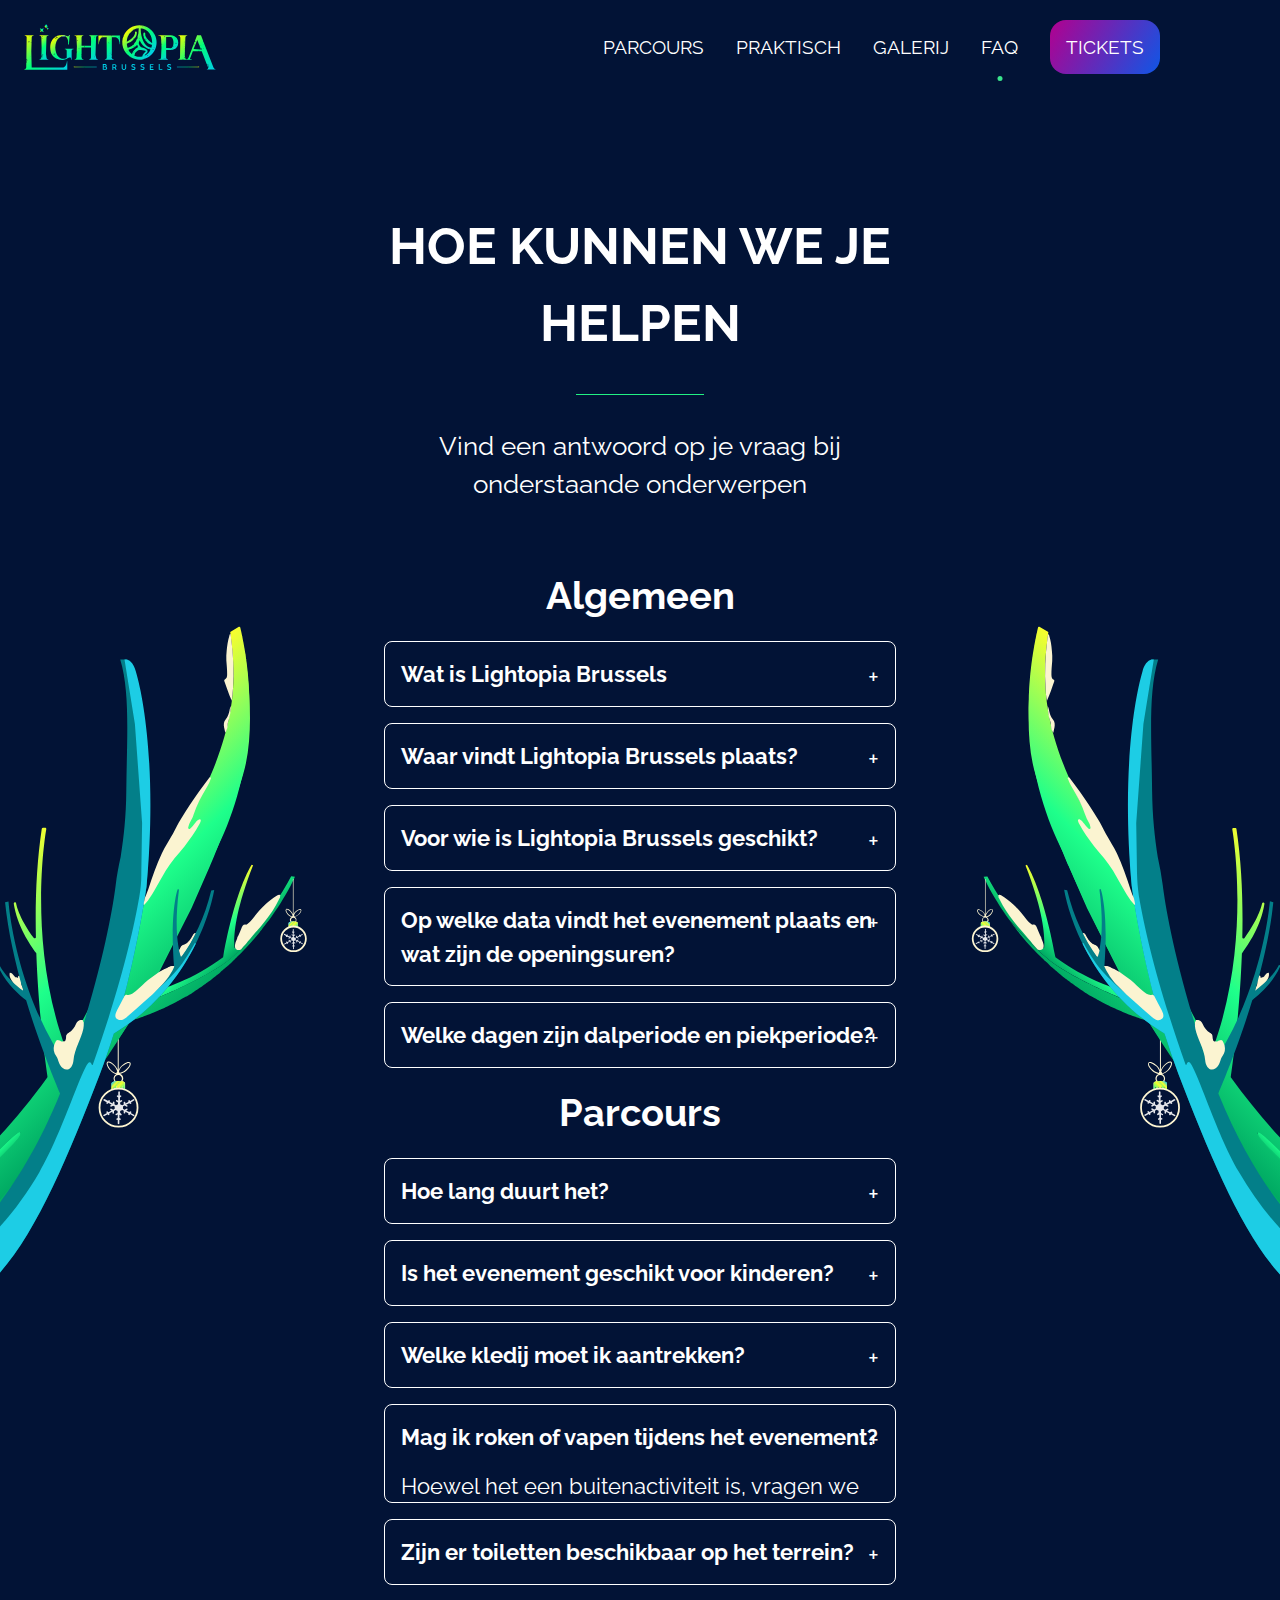
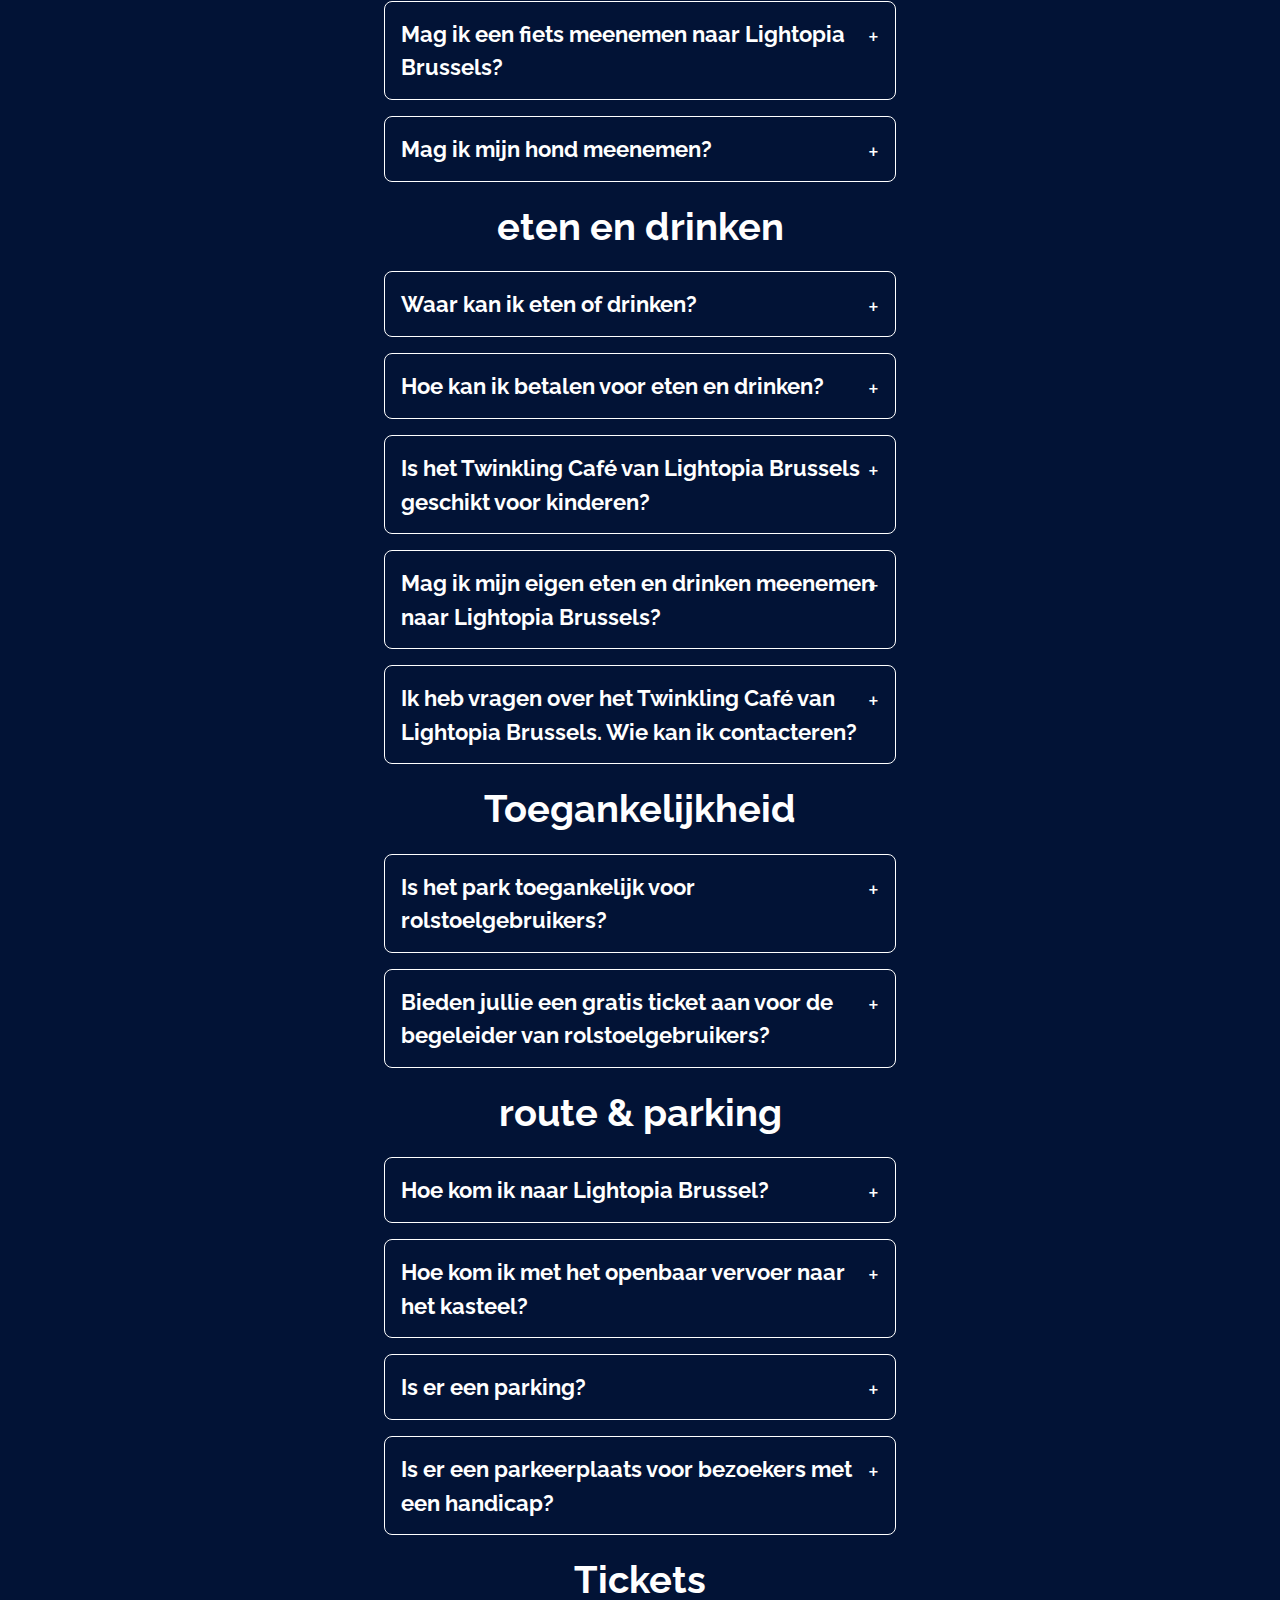
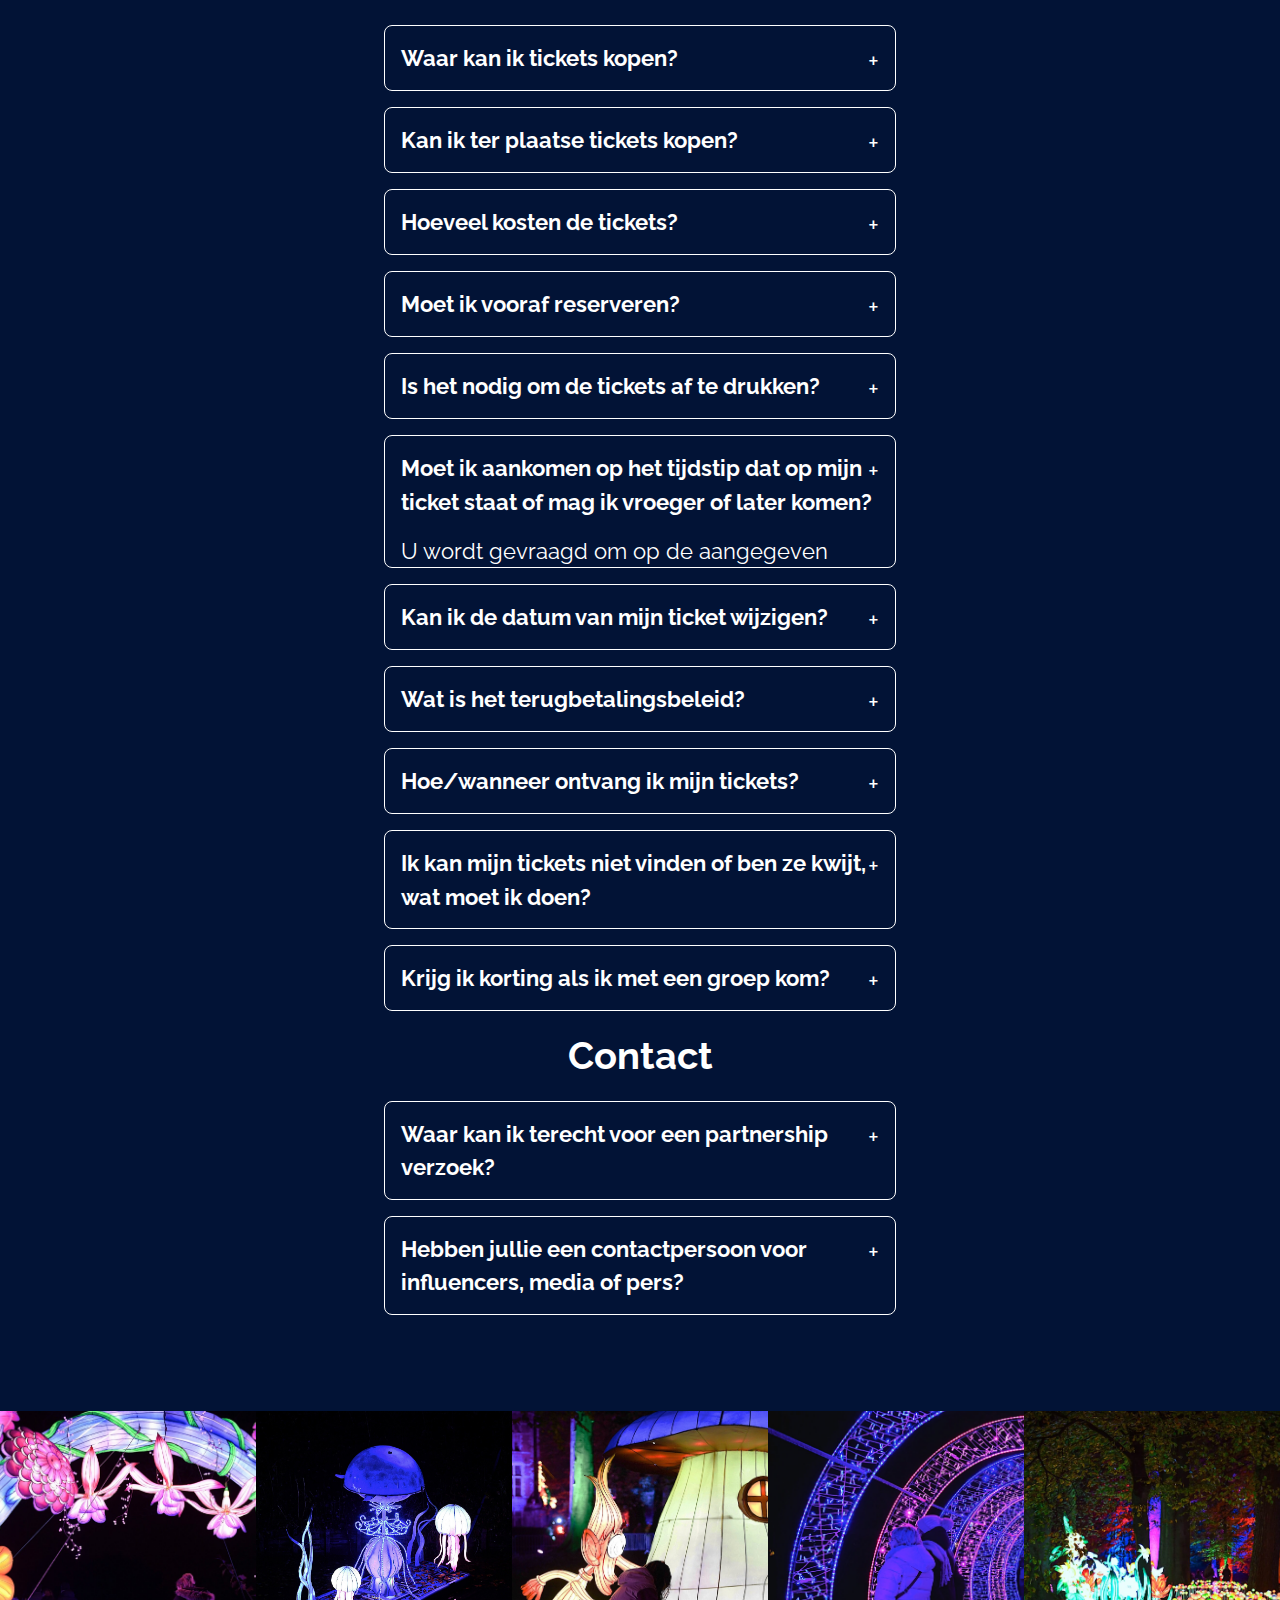
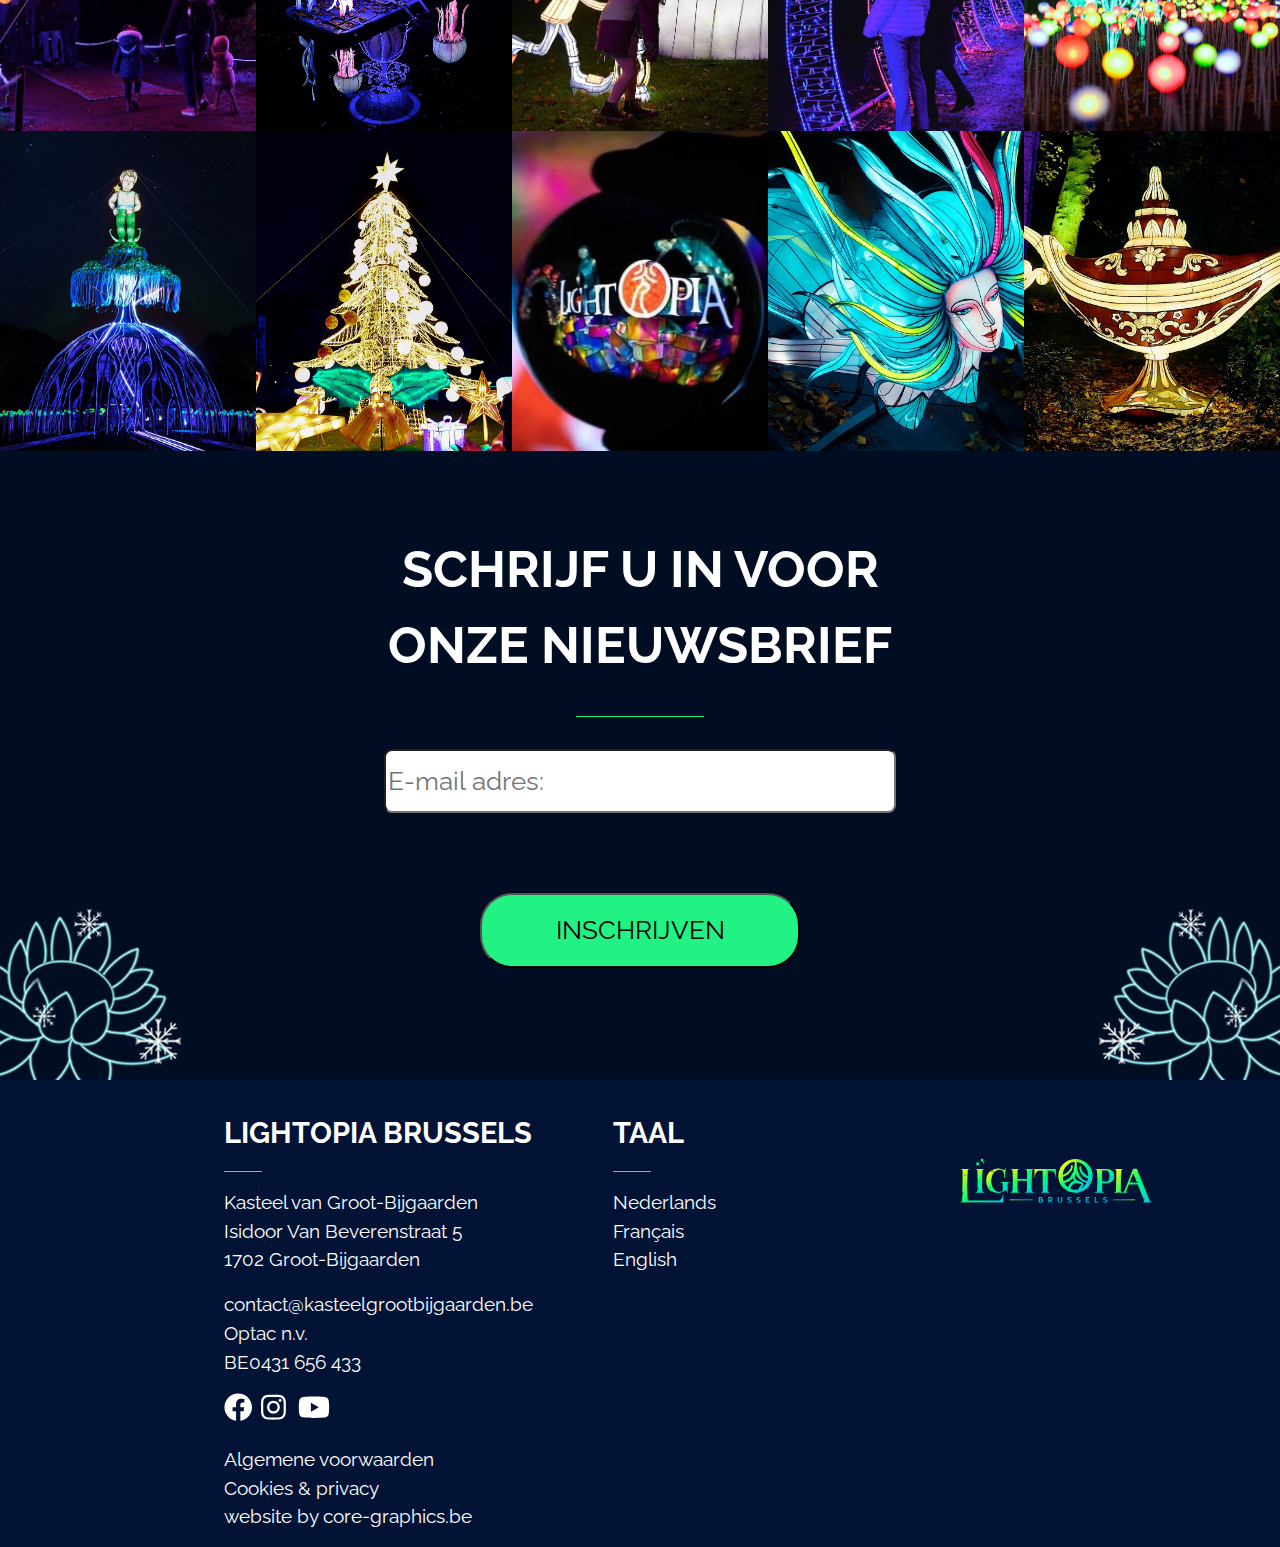
<file: public/faq.html>
<!DOCTYPE html>
<html lang="en">
<head>
  <meta charset="UTF-8">
  <meta name="viewport" content="width=device-width,initial-scale=1.0">
  <title>faq | Lightopia</title>
  <link rel="icon" type="image/x-icon" href="static/img/favicon.png" />

  <link rel="stylesheet" href="static/css/reset.css" />
  <link rel="stylesheet" href="static/css/main.css" />

  <link rel="preconnect" href="https://fonts.googleapis.com">
<link rel="preconnect" href="https://fonts.gstatic.com" crossorigin>
<link href="https://fonts.googleapis.com/css2?family=Raleway:wght@500;600;700;800&display=swap" rel="stylesheet">
</head>
<body>
  <header>
    <nav>
      <a href="index.html"><img src="static/img/logo.svg" /></a>
      <ul id="nav">
        <li id="home"><a href="index.html">HOME</a></li>
        <li><a href="parcours.html">PARCOURS</a></li>
        <li><a href="praktisch.html">PRAKTISCH</a></li>
        <li><a href="galerij.html">GALERIJ</a></li>
        <li><a class="active p_relative" href="faq.html">FAQ</a></li>
        <li><a class="tickets" href="#"><span>TICKETS</span></a></li>
        <li id="menu-toggle" onclick="nav_toggle()">
          <span class="topBottom-line"></span>
          <span class="middle-line"></span>
          <span class="topBottom-line"></span>
        </li>
        <li id="languages">
          <a href="#">NL</a> <span class="green">|</span> <a href="#">FR</a> <span class="green">|</span> <a href="#">EN</a>
        </li>
      </ul>
    </nav>
  </header>
  <main>
    <div id="nav_overlay_bg"></div>
    <section class="container center margin_auto top_padding">
      <h1>HOE KUNNEN WE JE HELPEN</h1>
      <div class="container_mini center margin_auto">
        <p class="green_line margin"></p>
      </div>
      <p>Vind een antwoord op je vraag bij onderstaande onderwerpen</p>
      
    </section>
    <div class="background_assets">
      <img class="background_img_left" src="static/img/background-05-l.svg" />
      <img
        class="background_img_right"
        src="static/img/background-05-r.svg"
      />
    </div>
    <section id="faq" class="container center margin_auto padding">
    </section>
    <section id="images">
      <div id="between_overlay"></div>
      <div id="image_overlay"></div>
    </section>
    <section class="dark_bg p_relative">
      <div class="container center margin_auto">
        <h1>SCHRIJF U IN VOOR ONZE NIEUWSBRIEF</h1>
        <div class="container_mini center margin_auto">
          <p class="green_line margin"></p>
        </div>
        <form action="container center margin_auto">
          <label for="input_email"></label>
          <input
            type="email"
            id="input_email"
            name="input_email"
            placeholder="E-mail adres:"
            required
          />
        </form>
        <button class="green_button">INSCHRIJVEN</button>
      </div>
      <img class="left" src="static/img/background-04-l.png" />
      <img class="right" src="static/img/background-04-r.png" />
    </section>
  </main>
  <footer class="container">
    <div class="margin_auto text_container">
      <div >
        <h2>LIGHTOPIA BRUSSELS</h2>
        <span class="small_green_line"></span>
        <p>
          Kasteel van Groot-Bijgaarden<br />Isidoor Van Beverenstraat 5<br />1702
          Groot-Bijgaarden
        </p>
        <p>
          <a href="mailto:contact@kasteelgrootbijgaarden.be"
            >contact@kasteelgrootbijgaarden.be</a
          ><br />Optac n.v.<br />BE0431 656 433
        </p>
        <p>
          <a target="_blank" href="https://www.facebook.com/Lightopiabrussels"
            ><svg xmlns="http://www.w3.org/2000/svg" viewBox="0 0 576 512"><path fill="currentColor" d="M504 256C504 119 393 8 256 8S8 119 8 256c0 123.78 90.69 226.38 209.25 245V327.69h-63V256h63v-54.64c0-62.15 37-96.48 93.67-96.48 27.14 0 55.52 4.84 55.52 4.84v61h-31.28c-30.8 0-40.41 19.12-40.41 38.73V256h68.78l-11 71.69h-57.78V501C413.31 482.38 504 379.78 504 256z"></path></svg></a
          >
          <a
            target="_blank"
            href="https://www.instagram.com/lightopiabrussels/"
            ><svg xmlns="http://www.w3.org/2000/svg" viewBox="0 0 576 512"><path fill="currentColor" d="M224.1 141c-63.6 0-114.9 51.3-114.9 114.9s51.3 114.9 114.9 114.9S339 319.5 339 255.9 287.7 141 224.1 141zm0 189.6c-41.1 0-74.7-33.5-74.7-74.7s33.5-74.7 74.7-74.7 74.7 33.5 74.7 74.7-33.6 74.7-74.7 74.7zm146.4-194.3c0 14.9-12 26.8-26.8 26.8-14.9 0-26.8-12-26.8-26.8s12-26.8 26.8-26.8 26.8 12 26.8 26.8zm76.1 27.2c-1.7-35.9-9.9-67.7-36.2-93.9-26.2-26.2-58-34.4-93.9-36.2-37-2.1-147.9-2.1-184.9 0-35.8 1.7-67.6 9.9-93.9 36.1s-34.4 58-36.2 93.9c-2.1 37-2.1 147.9 0 184.9 1.7 35.9 9.9 67.7 36.2 93.9s58 34.4 93.9 36.2c37 2.1 147.9 2.1 184.9 0 35.9-1.7 67.7-9.9 93.9-36.2 26.2-26.2 34.4-58 36.2-93.9 2.1-37 2.1-147.8 0-184.8zM398.8 388c-7.8 19.6-22.9 34.7-42.6 42.6-29.5 11.7-99.5 9-132.1 9s-102.7 2.6-132.1-9c-19.6-7.8-34.7-22.9-42.6-42.6-11.7-29.5-9-99.5-9-132.1s-2.6-102.7 9-132.1c7.8-19.6 22.9-34.7 42.6-42.6 29.5-11.7 99.5-9 132.1-9s102.7-2.6 132.1 9c19.6 7.8 34.7 22.9 42.6 42.6 11.7 29.5 9 99.5 9 132.1s2.7 102.7-9 132.1z"></path></svg></a
          >
          <a
            target="_blank"
            href="https://www.youtube.com/c/LightopiaFestival"
            ><svg xmlns="http://www.w3.org/2000/svg" viewBox="0 0 576 512"><path fill="currentColor" d="M549.655 124.083c-6.281-23.65-24.787-42.276-48.284-48.597C458.781 64 288 64 288 64S117.22 64 74.629 75.486c-23.497 6.322-42.003 24.947-48.284 48.597-11.412 42.867-11.412 132.305-11.412 132.305s0 89.438 11.412 132.305c6.281 23.65 24.787 41.5 48.284 47.821C117.22 448 288 448 288 448s170.78 0 213.371-11.486c23.497-6.321 42.003-24.171 48.284-47.821 11.412-42.867 11.412-132.305 11.412-132.305s0-89.438-11.412-132.305zm-317.51 213.508V175.185l142.739 81.205-142.739 81.201z"></path></svg></a
          >
        </p>
        <p>
          <a href="#">Algemene voorwaarden</a><br />
          <a href="#">Cookies & privacy</a><br />
          website by
          <a target="_blank" href="https://core-graphics.be/"
            >core-graphics.be</a
          >
        </p>
      </div>
      <div>
        <h2>TAAL</h2>
        <span class="small_green_line"></span>
        <p>
          <a href="#">Nederlands</a><br /><a href="#">Français</a><br /><a
            href="#"
            >English</a
          >
        </p>
      </div>
    </div>
    <div><img src="static/img/logo.svg" /></div>
  </footer>
  <script src="data/faq.js"></script>
  <script src="static/js/faq.js"></script>
  <script src="static/js/flexContainer.js"></script>
  <script src="static/js/nav.js"></script>
</body>
</html>
</file>
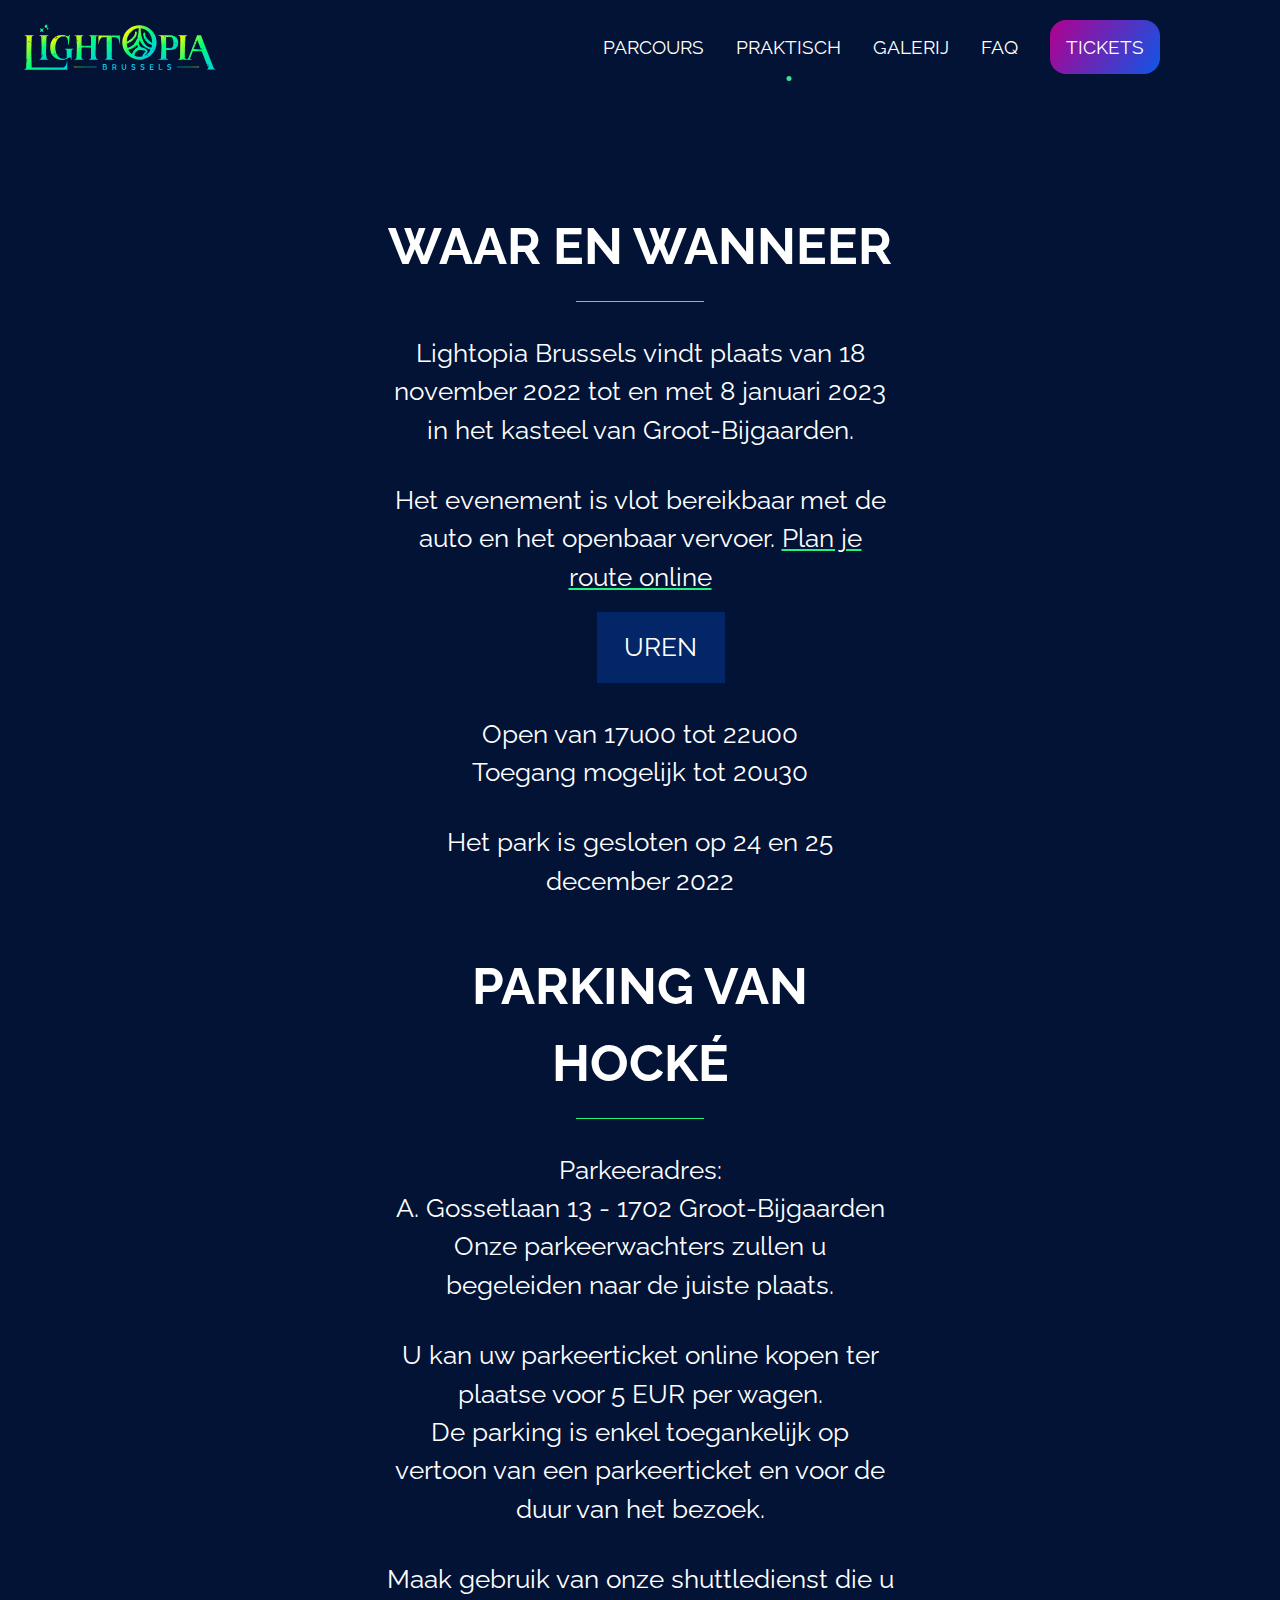
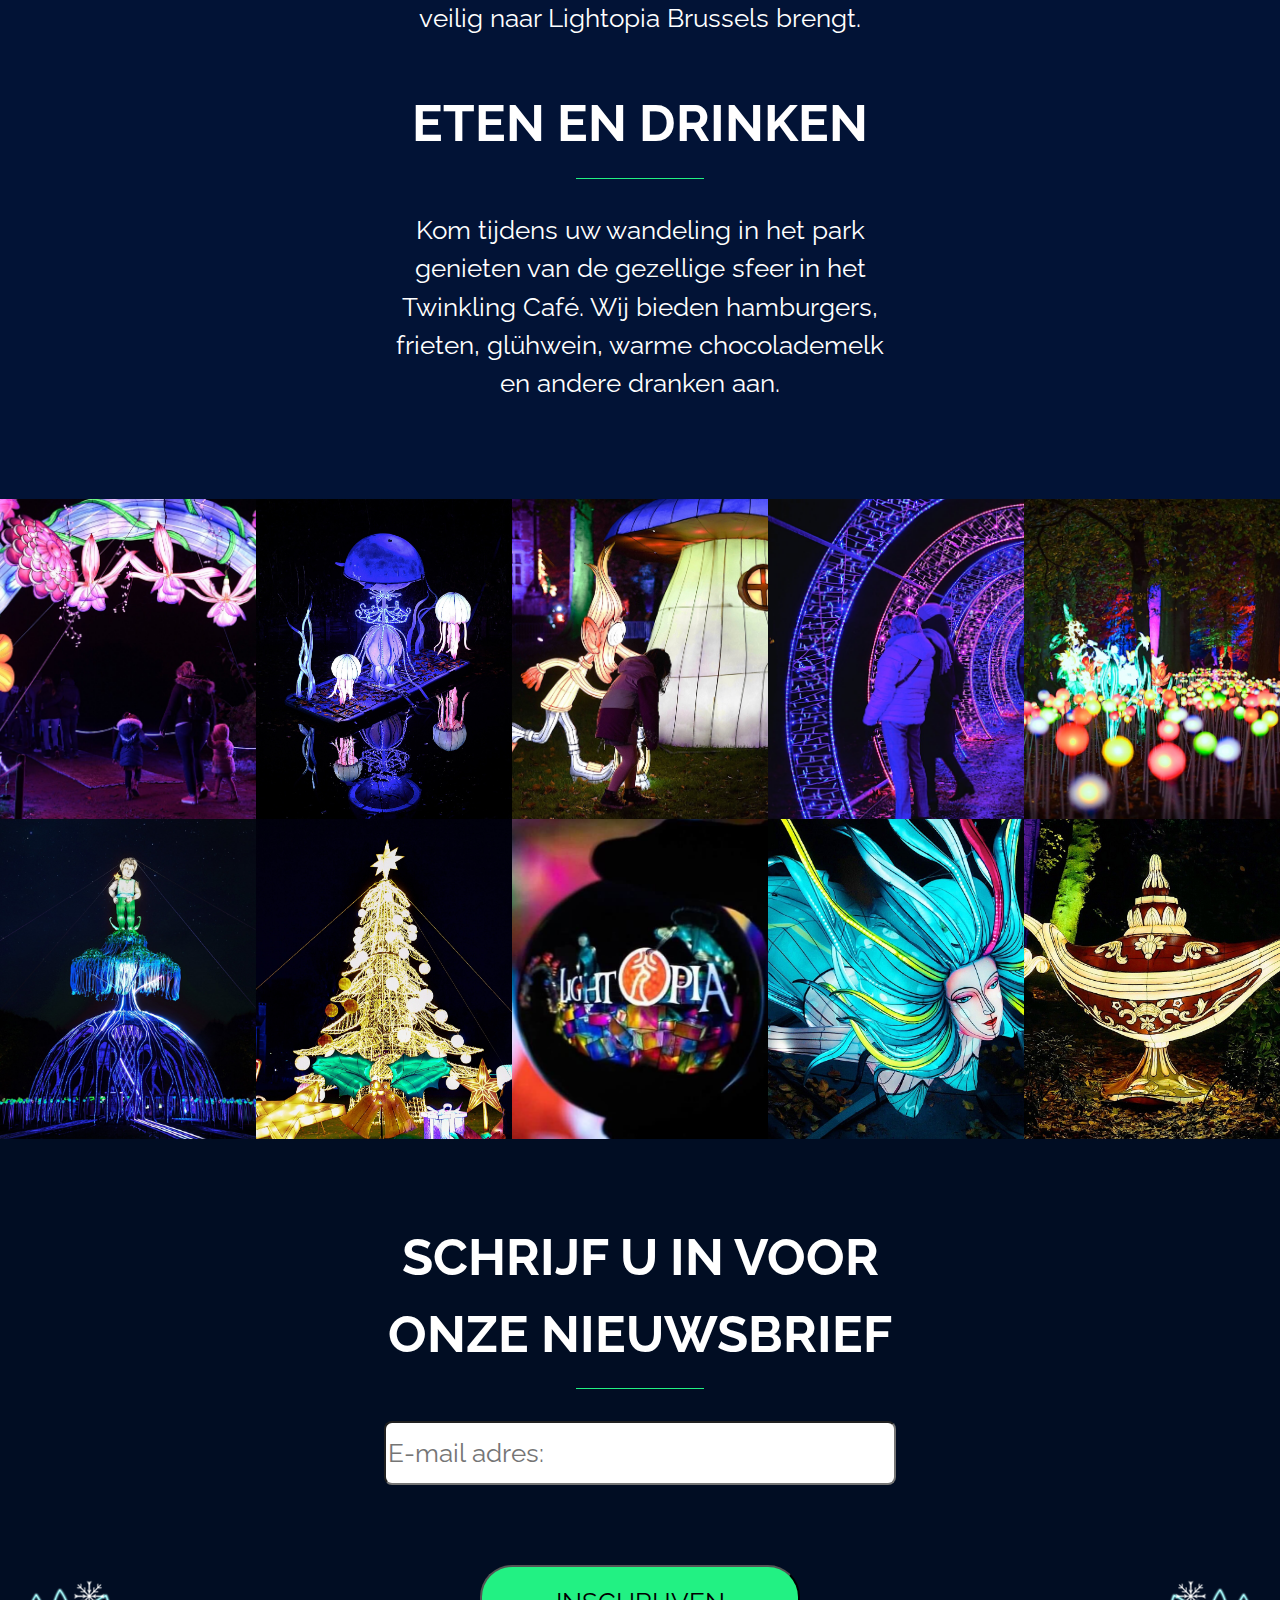
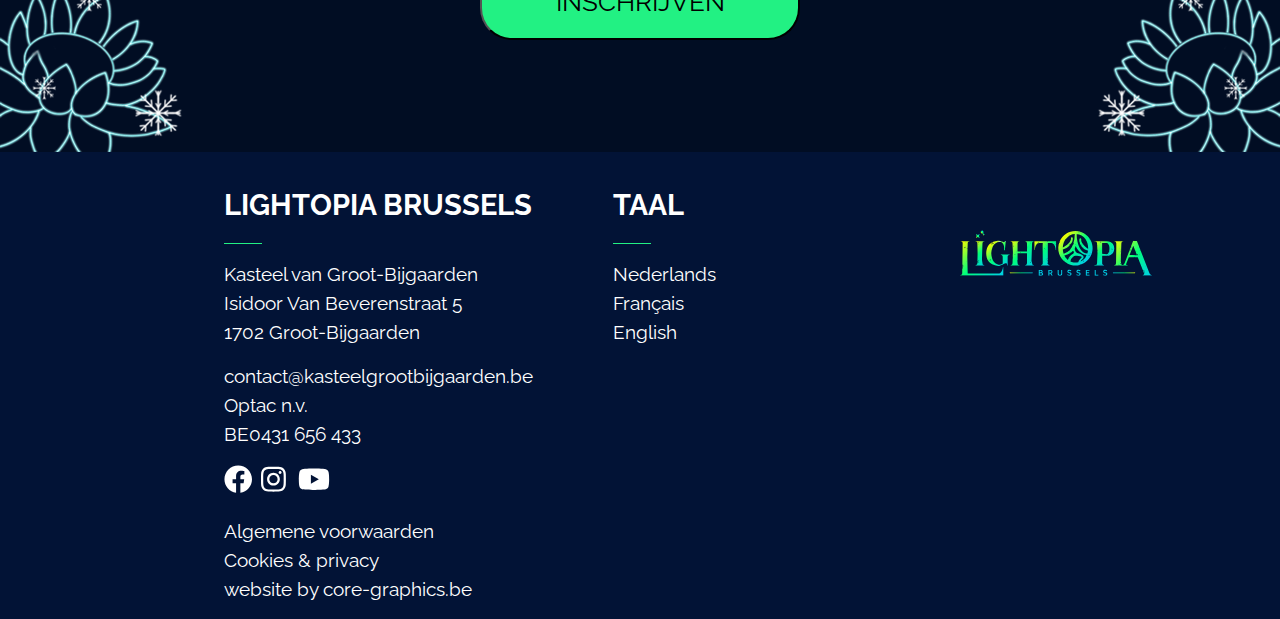
<file: public/praktisch.html>
<!DOCTYPE html>
<html lang="nl">
<head>
  <meta charset="UTF-8">
  <meta name="viewport" content="width=device-width, initial-scale=1.0">
  <title>praktisch | Lightopia</title>
  <link rel="icon" type="image/x-icon" href="static/img/favicon.png" />

  <link rel="stylesheet" href="static/css/reset.css" />
  <link rel="stylesheet" href="static/css/main.css" />

  <link rel="preconnect" href="https://fonts.googleapis.com">
<link rel="preconnect" href="https://fonts.gstatic.com" crossorigin>
<link href="https://fonts.googleapis.com/css2?family=Raleway:wght@500;600;700;800&display=swap" rel="stylesheet">
</head>
<body>
  <header>
    <nav>
      <a href="index.html"><img src="static/img/logo.svg" /></a>
      <ul id="nav">
        <li id="home"><a href="index.html">HOME</a></li>
        <li><a href="parcours.html">PARCOURS</a></li>
        <li><a class="active p_relative" href="praktisch.html">PRAKTISCH</a></li>
        <li><a href="galerij.html">GALERIJ</a></li>
        <li><a href="faq.html">FAQ</a></li>
        <li><a class="tickets" href="#"><span>TICKETS</span></a></li>
        <li id="menu-toggle" onclick="nav_toggle()">
          <span class="topBottom-line"></span>
          <span class="middle-line"></span>
          <span class="topBottom-line"></span>
        </li>
        <li id="languages">
          <a href="#">NL</a> <span class="green">|</span> <a href="#">FR</a> <span class="green">|</span> <a href="#">EN</a>
        </li>
      </ul>
    </nav>
  </header>
  <main>
    <div id="nav_overlay_bg"></div>
    <section class="container center margin_auto top_padding">
      <h1>WAAR EN WANNEER</h1>
      <div class="container_mini center margin_auto">
        <p class="green_line"></p>
      </div>
      <p class="margin">Lightopia Brussels vindt plaats van 18 november 2022 tot en met 8 januari 2023 in het kasteel van Groot-Bijgaarden.</p>
      <p class="margin">Het evenement is vlot bereikbaar met de auto en het openbaar vervoer. <a class="green_underline" href="https://www.google.be/maps/dir//Kasteel+van+Groot-Bijgaarden,+Isidoor+van+Beverenstraat+5,+1702+Dilbeek/@50.8739154,4.2549957,15.29z/data=!4m8!4m7!1m0!1m5!1m1!1s0x47c3c11fa6c53219:0xfdd2e68ea3f18e70!2m2!1d4.2636992!2d50.8738348">Plan je route online</a> </p>
      <div class="container_mini center margin_auto">
        <p class="blue_box">UREN</p>
      </div>
      <p class="margin">Open van 17u00 tot 22u00<br>Toegang mogelijk tot 20u30</p>
      <p class="margin">Het park is gesloten op 24 en 25 december 2022</p>
      <h1>PARKING VAN HOCKÉ</h1>
      <div class="container_mini center margin_auto">
        <p class="green_line"></p>
      </div>
      <p class="margin">Parkeeradres:<br><a href="https://www.google.be/maps/dir//Alfons+Gossetlaan+9,+1702+Dilbeek/@50.8723174,4.2810014,17z/data=!4m17!1m7!3m6!1s0x47c3c1160969f9cf:0xc406f94819a939e2!2sAlfons+Gossetlaan+9,+1702+Dilbeek!3b1!8m2!3d50.8723174!4d4.2810014!4m8!1m0!1m5!1m1!1s0x47c3c1160969f9cf:0xc406f94819a939e2!2m2!1d4.2810014!2d50.8723174!3e2">A. Gossetlaan 13 - 1702 Groot-Bijgaarden</a><br>Onze parkeerwachters zullen u begeleiden naar de juiste plaats.</p>
      <p class="margin">U kan uw parkeerticket online kopen ter plaatse voor 5 EUR per wagen.<br>De parking is enkel toegankelijk op vertoon van een parkeerticket en voor de duur van het bezoek.</p>
      <p class="margin">Maak gebruik van onze shuttledienst die u veilig naar Lightopia Brussels brengt.</p>
      <h1>ETEN EN DRINKEN</h1>
      <div class="container_mini center margin_auto">
        <p class="green_line"></p>
      </div>
      <p class="margin">Kom tijdens uw wandeling in het park genieten van de gezellige sfeer in het Twinkling Café. Wij bieden hamburgers, frieten, glühwein, warme chocolademelk en andere dranken aan.</p>
    </section>
    <section id="images">
      <div id="between_overlay"></div>
      <div id="image_overlay"></div>
    </section>
    <section class="dark_bg p_relative">
      <div class="container center margin_auto">
        <h1>SCHRIJF U IN VOOR ONZE NIEUWSBRIEF</h1>
        <div class="container_mini center margin_auto">
          <p class="green_line"></p>
        </div>
        <form action="container center margin_auto">
          <label for="input_email"></label>
          <input
            type="email"
            id="input_email"
            name="input_email"
            placeholder="E-mail adres:"
            required
          />
        </form>
        <button class="green_button">INSCHRIJVEN</button>
      </div>
      <img class="left" src="static/img/background-04-l.png" />
      <img class="right" src="static/img/background-04-r.png" />
    </section>
  </main>
  <footer class="container">
    <div class="margin_auto text_container">
      <div >
        <h2>LIGHTOPIA BRUSSELS</h2>
        <span class="small_green_line"></span>
        <p>
          Kasteel van Groot-Bijgaarden<br />Isidoor Van Beverenstraat 5<br />1702
          Groot-Bijgaarden
        </p>
        <p>
          <a href="mailto:contact@kasteelgrootbijgaarden.be"
            >contact@kasteelgrootbijgaarden.be</a
          ><br />Optac n.v.<br />BE0431 656 433
        </p>
        <p>
          <a target="_blank" href="https://www.facebook.com/Lightopiabrussels"
            ><svg xmlns="http://www.w3.org/2000/svg" viewBox="0 0 576 512"><path fill="currentColor" d="M504 256C504 119 393 8 256 8S8 119 8 256c0 123.78 90.69 226.38 209.25 245V327.69h-63V256h63v-54.64c0-62.15 37-96.48 93.67-96.48 27.14 0 55.52 4.84 55.52 4.84v61h-31.28c-30.8 0-40.41 19.12-40.41 38.73V256h68.78l-11 71.69h-57.78V501C413.31 482.38 504 379.78 504 256z"></path></svg></a
          >
          <a
            target="_blank"
            href="https://www.instagram.com/lightopiabrussels/"
            ><svg xmlns="http://www.w3.org/2000/svg" viewBox="0 0 576 512"><path fill="currentColor" d="M224.1 141c-63.6 0-114.9 51.3-114.9 114.9s51.3 114.9 114.9 114.9S339 319.5 339 255.9 287.7 141 224.1 141zm0 189.6c-41.1 0-74.7-33.5-74.7-74.7s33.5-74.7 74.7-74.7 74.7 33.5 74.7 74.7-33.6 74.7-74.7 74.7zm146.4-194.3c0 14.9-12 26.8-26.8 26.8-14.9 0-26.8-12-26.8-26.8s12-26.8 26.8-26.8 26.8 12 26.8 26.8zm76.1 27.2c-1.7-35.9-9.9-67.7-36.2-93.9-26.2-26.2-58-34.4-93.9-36.2-37-2.1-147.9-2.1-184.9 0-35.8 1.7-67.6 9.9-93.9 36.1s-34.4 58-36.2 93.9c-2.1 37-2.1 147.9 0 184.9 1.7 35.9 9.9 67.7 36.2 93.9s58 34.4 93.9 36.2c37 2.1 147.9 2.1 184.9 0 35.9-1.7 67.7-9.9 93.9-36.2 26.2-26.2 34.4-58 36.2-93.9 2.1-37 2.1-147.8 0-184.8zM398.8 388c-7.8 19.6-22.9 34.7-42.6 42.6-29.5 11.7-99.5 9-132.1 9s-102.7 2.6-132.1-9c-19.6-7.8-34.7-22.9-42.6-42.6-11.7-29.5-9-99.5-9-132.1s-2.6-102.7 9-132.1c7.8-19.6 22.9-34.7 42.6-42.6 29.5-11.7 99.5-9 132.1-9s102.7-2.6 132.1 9c19.6 7.8 34.7 22.9 42.6 42.6 11.7 29.5 9 99.5 9 132.1s2.7 102.7-9 132.1z"></path></svg></a
          >
          <a
            target="_blank"
            href="https://www.youtube.com/c/LightopiaFestival"
            ><svg xmlns="http://www.w3.org/2000/svg" viewBox="0 0 576 512"><path fill="currentColor" d="M549.655 124.083c-6.281-23.65-24.787-42.276-48.284-48.597C458.781 64 288 64 288 64S117.22 64 74.629 75.486c-23.497 6.322-42.003 24.947-48.284 48.597-11.412 42.867-11.412 132.305-11.412 132.305s0 89.438 11.412 132.305c6.281 23.65 24.787 41.5 48.284 47.821C117.22 448 288 448 288 448s170.78 0 213.371-11.486c23.497-6.321 42.003-24.171 48.284-47.821 11.412-42.867 11.412-132.305 11.412-132.305s0-89.438-11.412-132.305zm-317.51 213.508V175.185l142.739 81.205-142.739 81.201z"></path></svg></a
          >
        </p>
        <p>
          <a href="#">Algemene voorwaarden</a><br />
          <a href="#">Cookies & privacy</a><br />
          website by
          <a target="_blank" href="https://core-graphics.be/"
            >core-graphics.be</a
          >
        </p>
      </div>
      <div>
        <h2>TAAL</h2>
        <span class="small_green_line"></span>
        <p>
          <a href="#">Nederlands</a><br /><a href="#">Français</a><br /><a
            href="#"
            >English</a
          >
        </p>
      </div>
    </div>
    <div><img src="static/img/logo.svg" /></div>
  </footer>
  <script src="static/js/flexContainer.js"></script>
  <script src="static/js/nav.js"></script>
</body>
</html>
</file>
<file: public/static/css/main.css>
body {
  background-color: hsl(220, 93%, 11%);
  color: white;
  font-size: 1.6rem;
  font-family: "Raleway", sans-serif;
}

header {
  background-color: hsl(220, 93%, 11%);
  position: fixed;
  width: 100vw;
  padding: 1.5rem;
  z-index: 10;
}

nav {
  display: flex;
  justify-content: space-between;
  padding-right: 6rem;
  align-items: center;
}

nav a.active:after {
  content: "";
  width: 5px;
  height: 5px;
  background: hsl(149, 76%, 56%);
  position: absolute;
  bottom: 10%;
  left: 50%;
  border-radius: 20rem;
  transform: translateX(-50%);
}

.tickets {
  background-image: linear-gradient(
    120deg,
    hsl(312, 100%, 35%) 0,
    hsl(220, 88%, 48%) 100%
  );
  padding: 1rem;
  overflow: hidden;
  text-transform: uppercase;
  transition: 0.2s ease;
  border-radius: 1rem;
  position: relative;
  z-index: 1;
}

.tickets span {
  position: relative;
  z-index: 3;
}

.tickets::after {
  content: "";
  position: absolute;
  top: 0;
  left: 0;
  width: 100%;
  height: 100%;
  background: linear-gradient(120deg, #1cce72 0, #0f58e6 150%);
  overflow: hidden;
  transform: scaleY(0);
  border-radius: 1rem;
  transition: 0.2s ease;
  z-index: 2;
}

a.tickets:hover {
  color: black;
}

.tickets:hover:after {
  transform: scaleY(1);
}

a img {
  width: 15vw;
}

ul {
  display: flex;
  flex-direction: row;
  gap: 2rem;
  list-style-type: none;
  font-size: 1.2rem;
}

a {
  color: white;
  text-decoration: none;
}

a:hover {
  color: hsl(149, 76%, 56%);
}

video {
  width: 100vw;
  height: 100vh;
  display: block;
  position: relative;
  object-fit: cover;
}

.circle_date {
  position: absolute;
  bottom: 10%;
  right: 10%;
  padding: 5rem 5rem;
  border-radius: 100rem;
  display: flex;
  justify-content: center;
  align-items: center;
  background-color: hsla(0, 0%, 0%, 0.5);
}

.circle_date p {
  border-top: hsl(149, 76%, 41%) dashed 0.05rem;
  border-bottom: hsl(149, 76%, 41%) dashed 0.05rem;
}

.top_padding {
  padding: 10rem 0 2rem 0;
}

.padding {
  padding: 2rem 0;
}

.margin {
  margin: 2rem 0 1rem 0;
}

.p_relative {
  padding: 2rem 0;
  position: relative;
}

.container {
  position: relative;
  width: 40vw;
}

.center {
  justify-content: center;
  text-align: center;
}

.margin_auto {
  margin: 0 auto;
}

h1 {
  margin: 3rem 0 1rem 0;
}

.green_line {
  width: 10vw;
  border-top: hsl(148, 88%, 54%) solid 0.1rem;
  margin-bottom: 2rem;
}

.container_mini {
  width: 10vw;
  position: relative;
}

.background_img_left {
  width: 20rem;
  position: absolute;
  transform: translate(-3%);
  top: 0;
  left: 0;
  animation: background_img 10s infinite;
  transform-origin: bottom left;
}

.background_img_right {
  width: 20rem;
  position: absolute;
  transform: translateX(3%);
  top: 0;
  right: 0;
  animation: background_img 10s infinite;
  transform-origin: bottom right;
}

@keyframes background_img {
  0% {
    rotate: -5deg;
  }

  50% {
    rotate: 5deg;
  }

  100% {
    rotate: -5deg;
  }
}

.background_assets {
  position: absolute;
  overflow: hidden;
  transform: translateY(10%);
  width: 100%;
  height: 100vh;
}

.green_button {
  display: block;
  padding: 1rem;
  width: 20rem;
  background-color: hsl(148, 88%, 54%);
  border-radius: 2rem;
  margin: 5rem auto;
}

.spotlight {
  background-image: url(../img/spotlight-01.jpg);
  background-size: cover;
  width: 100%;
  height: 60vh;
  overflow: hidden;
}

.snowflake_bg {
  background-image: url(../img/background-02.png);
  background-size: 100%;
  background-repeat: repeat-y;
}

.dark_bg {
  background-color: hsl(219, 94%, 7%);
}

.cards {
  display: flex;
  flex-direction: row;
  flex-wrap: wrap;
  justify-content: space-evenly;
  width: 70vw;
}

.card {
  width: 30vw;
  margin-bottom: 1rem;
  font-size: 1rem;
}

.card p:first-of-type {
  padding: 2rem;
  background-color: hsl(218, 44%, 16%);
  height: 9rem;
}

.card p {
  text-align: left;
}

.arrow {
  height: 0;
  width: 0;
  border: 1rem solid transparent;
  border-top: 1rem solid hsl(218, 44%, 16%);
  border-bottom: 0;
  transform: translate(100%);
}

#images {
  width: 100%;
  display: flex;
  flex-wrap: wrap;
  overflow: hidden;
  padding-top: 3rem;
}

.image_card {
  width: 20%;
  height: 20rem;
  overflow: hidden;
}

.image_card img {
  width: 100%;
  min-height: 100%;
  object-fit: cover;
}

.image_card:hover {
  opacity: 0.8;
}

#between_overlay {
  display: none;
  position: fixed;
  top: 0;
  left: 0;
  width: 100%;
  height: 100%;
  background-color: hsla(0, 0%, 0%, 0.8);
  cursor: pointer;
  z-index: 11;
}

#image_overlay img {
  position: fixed;
  display: none;
  max-width: 70%;
  width: auto;
  max-height: 80%;
  left: 50%;
  top: 50%;
  transform: translate(-50%, -50%);
  z-index: 12;
}

input {
  width: 100%;
  height: 4rem;
  border-radius: 0.5rem;
}

.right {
  position: absolute;
  right: 0;
  bottom: 0;
}

.left {
  position: absolute;
  left: 0;
  bottom: 0;
}

footer {
  font-size: 1.2rem;
}

footer img {
  width: 15vw;
  transform: translateY(100%);
}

footer a svg {
  display: inline-block;
  width: 2rem;
}

footer.container {
  margin: 2rem 0;
  width: 90vw;
  display: flex;
  justify-content: space-between;
}

.text_container {
  display: flex;
  width: 40vw;
  gap: 5rem;
}

footer p {
  margin: 1rem 0;
}

.small_green_line {
  width: 3vw;
  border-top: hsl(148, 88%, 54%) solid 0.1rem;
  display: block;
  margin: 1rem 0;
}

.faq_box {
  position: relative;
  text-align: left;
  border: 0.1rem white solid;
  border-radius: 0.5rem;
  margin: 1rem 0;
  overflow: hidden;
  transition-duration: 0.5s;
}

.faq_box h3,
.faq_box p {
  margin: 1rem;
  font-size: 1.4rem;
}

.faq_right {
  position: absolute;
  top: 1rem;
  right: 1rem;
  transition-duration: 0.5s;
  display: inline-block;
}

.faq_right.clicked {
  rotate: 45deg;
}

a.green_underline {
  text-decoration: underline;
  text-decoration-color: hsl(148, 88%, 54%);
}

a.green_underline:hover {
  text-decoration: none;
}

.blue_box {
  background-color: hsl(219, 94%, 21%);
  padding: 1rem;
  width: 8rem;
  margin-left: 1.3rem;
}

.map_container {
  width: 60%;
  height: auto;
}

.trail_map {
  width: 100%;
}

.parcours {
  position: absolute;
  transform: translate(50%, 58%);
  width: 2rem;
}

.parcours_bg {
  position: absolute;
  transform: translate(-50%, -50%);
  width: 4rem;
  height: 4rem;
  background-color: hsl(148, 88%, 54%);
  border-radius: 50%;
  cursor: pointer;
}

#between_overlay_map {
  display: none;
  position: absolute;
  top: 0;
  left: 0;
  width: 100%;
  height: 100%;
  background-color: hsla(0, 0%, 0%, 0.8);
  cursor: pointer;
  z-index: 11;
}

#image_overlay_img {
  position: absolute;
  display: none;
  max-width: 70%;
  width: auto;
  max-height: 80%;
  left: 50%;
  top: 50%;
  transform: translate(-50%, -50%);
  z-index: 12;
  background-repeat: no-repeat;
}

#img_01_bg {
  top: 60.4%;
  left: 68%;
}

#img_02_bg {
  top: 48%;
  left: 56.5%;
}

#img_03_bg {
  top: 45%;
  left: 41%;
}

#img_04_bg {
  top: 24%;
  left: 37%;
}

#img_05_bg {
  top: 29%;
  left: 15%;
}

.tweede.spotlight {
  background-image: url(../img/spotlight-02.jpg);
}

.grid_container {
  display: grid;
  grid-template-columns: repeat(6, 1fr);
  grid-template-rows: repeat(9, 0.8fr);
  width: 120%;
  transform: translateX(-10%);
  gap: 1rem;
  margin-top: 2rem;
}

.grid_container .image_card {
  height: 100%;
  width: 100%;
}

#div1 {
  grid-area: 1 / 1 / 2 / 4;
}

#div2 {
  grid-area: 1 / 4 / 2 / 7;
}

#div3 {
  grid-area: 2 / 1 / 3 / 7;
}

#div4 {
  grid-area: 3 / 1 / 5 / 3;
}

#div5 {
  grid-area: 3 / 5 / 4 / 7;
}

#div6 {
  grid-area: 3 / 3 / 4 / 5;
}

#div7 {
  grid-area: 4 / 3 / 5 / 7;
}

#div8 {
  grid-area: 5 / 1 / 6 / 7;
}

#div9 {
  grid-area: 6 / 1 / 7 / 4;
}

#div10 {
  grid-area: 6 / 4 / 7 / 7;
}

#div11 {
  grid-area: 7 / 1 / 8 / 3;
}

#div12 {
  grid-area: 7 / 3 / 8 / 5;
}

#div13 {
  grid-area: 7 / 5 / 9 / 7;
}

#div14 {
  grid-area: 8 / 1 / 9 / 5;
}

#div15 {
  grid-area: 9 / 1 / 10 / 7;
}

.galerij.background_assets {
  transform: translateY(50%);
}

#menu-toggle {
  display: none;
  width: 3rem;
  height: 2rem;
  transform: translate(60%, 60%);
}

.topBottom-line {
  height: 0.3rem;
  background-color: hsl(0, 0%, 100%);
}

.middle-line {
  height: 0.3rem;
  margin-left: auto;
  width: 2rem;
  background-color: hsl(0, 0%, 100%);
}

@media (max-width: 62.5rem) {
  nav ul a {
    display: none;
  }

  nav ul a.tickets {
    display: block;
  }

  nav ul li#menu-toggle {
    display: flex;
    flex-direction: column;
    gap: 0.6rem;
    justify-content: stretch;
    cursor: pointer;
    z-index: 11;
  }
}

.overlay {
  background-color: hsl(220, 93%, 11%);
  position: fixed;
  top: 0;
  height: 100%;
  width: 100%;
  z-index: 10;
}

.overlay ul {
  flex-direction: column;
  justify-content: center;
  align-items: center;
  padding-top: 15rem;
}

.overlay ul #menu-toggle {
  position: absolute;
  top: 2rem;
  right: 8rem;
  display: flex;
  flex-direction: column;
  cursor: pointer;
}

.overlay ul #menu-toggle .middle-line {
  display: none;
}

.overlay ul #menu-toggle span:first-of-type {
  rotate: 45deg;
  transform: translate(10%, -10%);
}

.overlay ul #menu-toggle span:last-of-type {
  rotate: -45deg;
  transform: translate(5%, -5%);
}

.overlay ul a.active:after {
  content: "";
  width: 100%;
  height: 0.2rem;
  background: hsl(149, 76%, 56%);
  position: absolute;
  bottom: 30%;
  left: 50%;
  transform-origin: center;
  border-radius: 20rem;
  transform: translateX(-50%);
}

nav ul #home,
nav ul #languages {
  display: none;
}

.overlay #home,
.overlay #languages {
  display: block;
}

.green {
  color: hsl(149, 76%, 56%);
}
</file>
